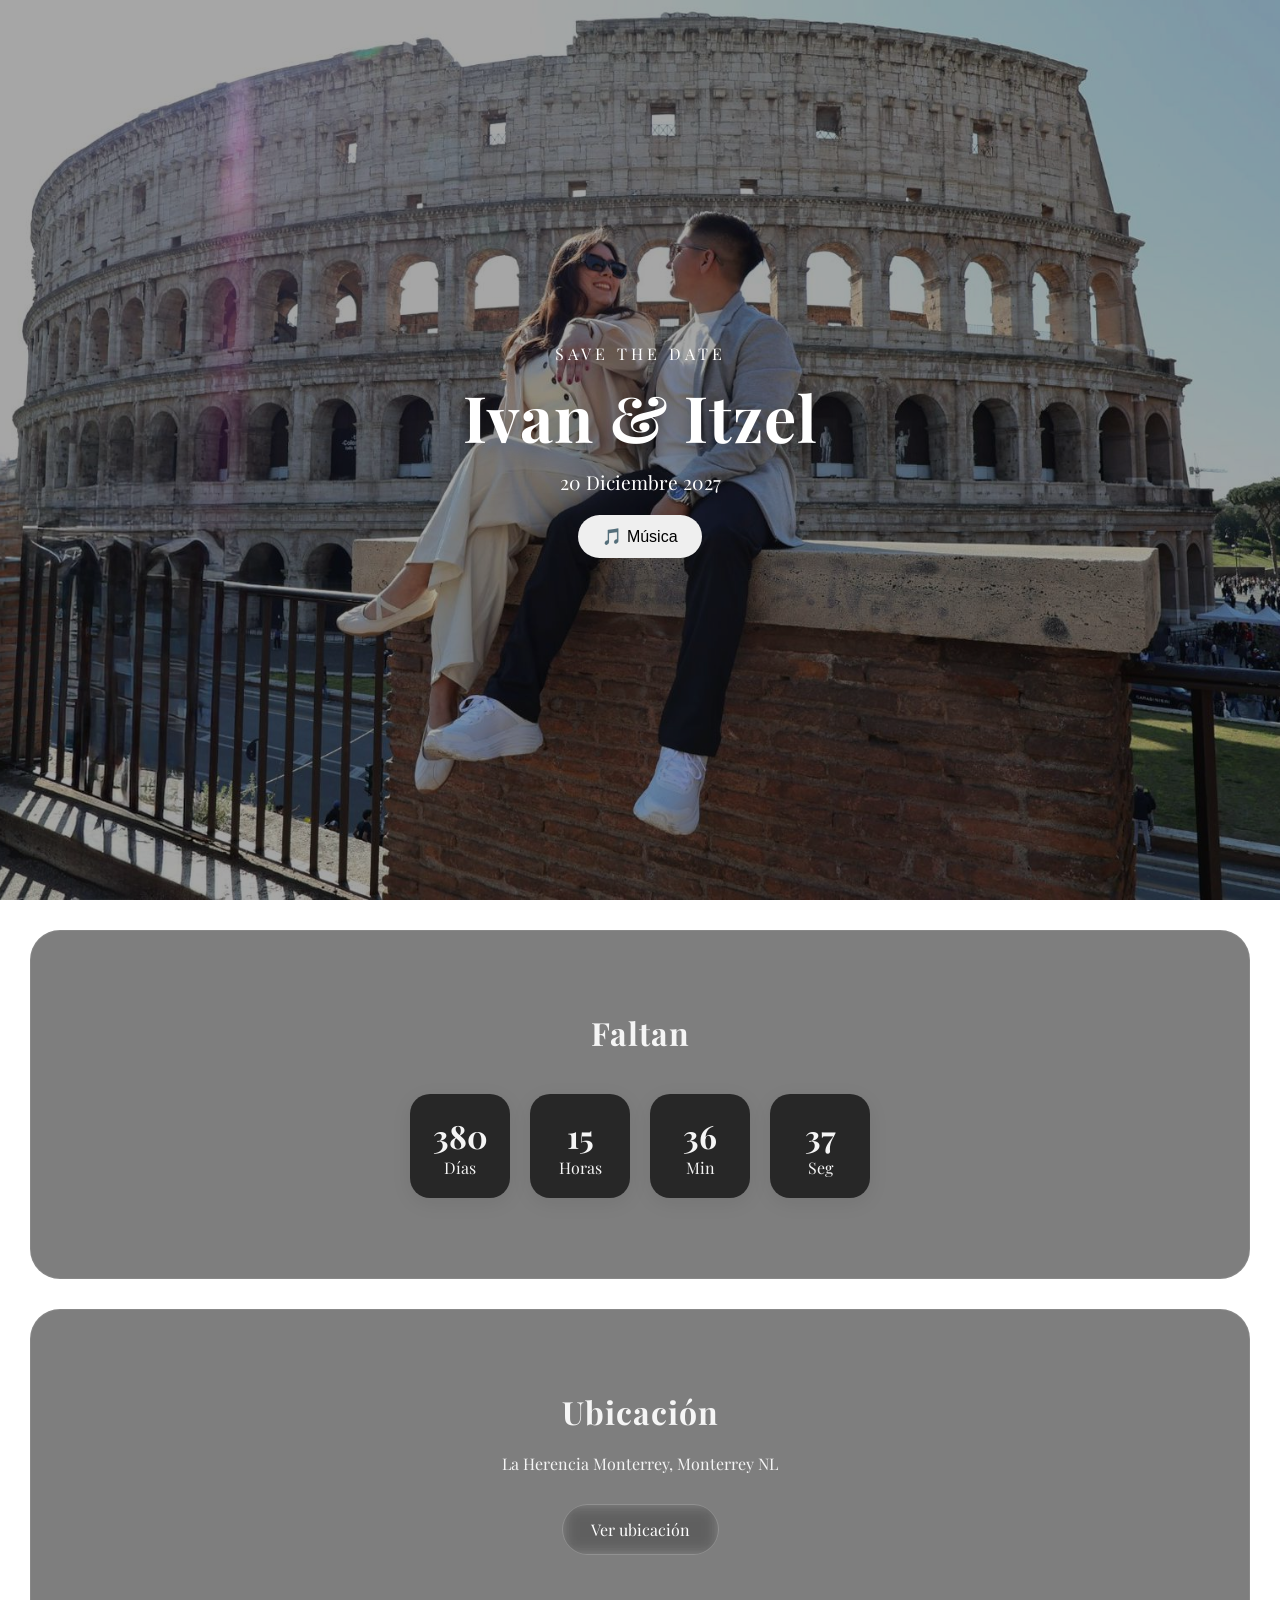
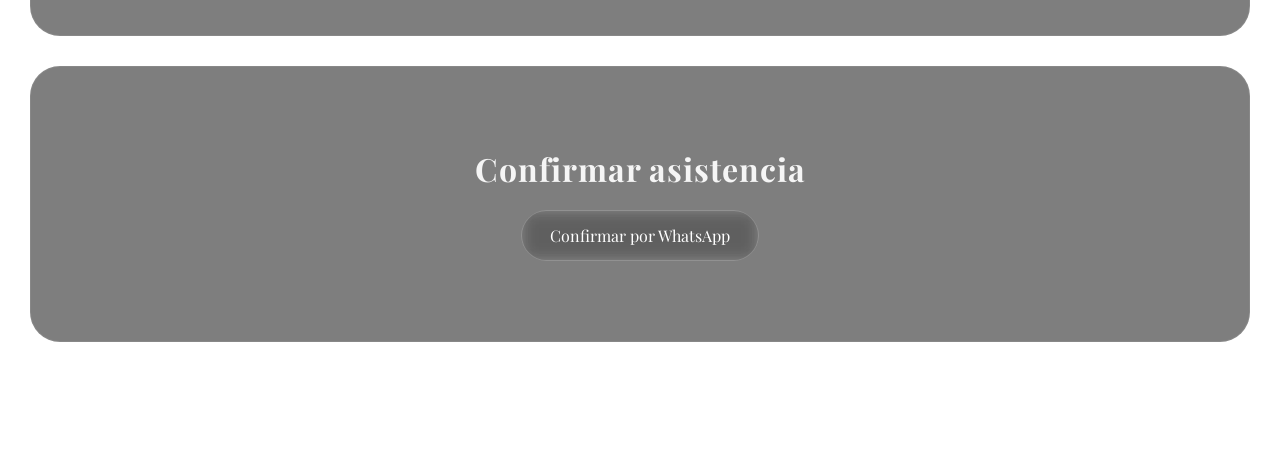
<file: invitacion-Basic/index.html>
<!DOCTYPE html>
<html lang="es">
  <head>
    <meta charset="UTF-8" />
    <meta name="viewport" content="width=device-width, initial-scale=1.0" />

    <!-- Titulo -->
    <title id="pageTitle"></title>

    <!-- Tipografia -->
   <link
  href="https://fonts.googleapis.com/css2?family=Poppins:wght@300;400;500;700&family=Playfair+Display:wght@400;700&family=Cormorant+Garamond:wght@300;400;600&family=Montserrat:wght@300;400;600;700&display=swap"
  rel="stylesheet"
/>
    <!-- CSS -->
    <link rel="stylesheet" href="style.css" />

    <!-- AOS Animations -->
<link
  rel="stylesheet"
  href="https://unpkg.com/aos@2.3.1/dist/aos.css"
/>  
</head>

  <body>
    <!-- HERO -->
    <section class="hero">
      <div class="overlay"></div>

      <div
  class="hero-content"
  data-aos="fade-up"
>
        <p class="save-the-date">SAVE THE DATE</p>

        <h1 id="coupleNames"></h1>

        <p class="date" id="dateText"></p>

        <button id="musicButton">🎵 Música</button>
      </div>
    </section>

    <!-- CUENTA REGRESIVA -->
    <section
  class="countdown-section"
  data-aos="fade-up"
>
      <h2>Faltan</h2>

      <div class="countdown">
        <div>
          <span id="days">0</span>
          <p>Días</p>
        </div>

        <div>
          <span id="hours">0</span>
          <p>Horas</p>
        </div>

        <div>
          <span id="minutes">0</span>
          <p>Min</p>
        </div>

        <div>
          <span id="seconds">0</span>
          <p>Seg</p>
        </div>
      </div>
    </section>

    <!-- UBICACION -->
    <section
  class="location"
  data-aos="fade-right"
>
      <h2>Ubicación</h2>

      <p id="locationName"></p>

      <a
        id="mapsLink"
        target="_blank"
        class="map-button"
      >
        Ver ubicación
    </a>
    </section>

    <!-- RSVP -->
    <section
  class="rsvp"
  data-aos="zoom-in"
>
      <h2>Confirmar asistencia</h2>

      <a
        id="whatsappLink"
        target="_blank"
        class="rsvp-button"
      >
        Confirmar por WhatsApp
      </a>
    </section>
    
<!-- FOOTER -->

<footer class="footer">
  <a
    id="instagramLink"
    target="_blank"
    class="footer-instagram"
  >
    <svg
      xmlns="http://www.w3.org/2000/svg"
      width="18"
      height="18"
      fill="currentColor"
      viewBox="0 0 16 16"
    >
      <path
        d="M8 0C5.829 0 5.556.01 4.703.048
        3.85.088 3.269.222 2.76.42
        a3.9 3.9 0 0 0-1.417.923
        A3.9 3.9 0 0 0 .42 2.76
        c-.198.509-.332 1.09-.372
        1.943C.01 5.556 0 5.829 0 8
        c0 2.171.01 2.444.048 3.297
        .04.852.174 1.434.372
        1.943.205.526.478.972.923
        1.417.445.445.891.718
        1.417.923.509.198 1.09.332
        1.943.372C5.556 15.99 5.829 16
        8 16c2.171 0 2.444-.01
        3.297-.048.852-.04 1.434-.174
        1.943-.372a3.9 3.9 0 0 0
        1.417-.923 3.9 3.9 0 0 0
        .923-1.417c.198-.509.332-1.09
        .372-1.943C15.99 10.444 16
        10.171 16 8c0-2.171-.01-2.444
        -.048-3.297-.04-.852-.174-1.434
        -.372-1.943a3.9 3.9 0 0 0
        -.923-1.417A3.9 3.9 0 0 0
        13.24.42c-.509-.198-1.09-.332
        -1.943-.372C10.444.01 10.171 0
        8 0zm0 1.441c2.136 0 2.389.008
        3.232.046.78.036 1.203.166
        1.485.276.373.145.64.319.92.6
        .281.28.455.547.6.92.11.282
        .24.705.276 1.485.038.843.046
        1.096.046 3.232s-.008 2.389-.046
        3.232c-.036.78-.166 1.203-.276
        1.485a2.5 2.5 0 0 1-.6.92
        2.5 2.5 0 0 1-.92.6c-.282.11
        -.705.24-1.485.276-.843.038
        -1.096.046-3.232.046s-2.389-.008
        -3.232-.046c-.78-.036-1.203-.166
        -1.485-.276a2.5 2.5 0 0 1-.92-.6
        2.5 2.5 0 0 1-.6-.92c-.11-.282
        -.24-.705-.276-1.485C1.449 10.389
        1.441 10.136 1.441 8s.008-2.389
        .046-3.232c.036-.78.166-1.203
        .276-1.485a2.5 2.5 0 0 1 .6-.92
        2.5 2.5 0 0 1 .92-.6c.282-.11
        .705-.24 1.485-.276.843-.038
        1.096-.046 3.232-.046zm0 2.454
        a4.105 4.105 0 1 0 0 8.21
        4.105 4.105 0 0 0 0-8.21zm0
        6.769a2.664 2.664 0 1 1 0-5.328
        2.664 2.664 0 0 1 0 5.328zm4.27-7.845
        a.96.96 0 1 1-1.92 0 .96.96
        0 0 1 1.92 0z"
      />
    </svg>

    <span id="instagramText"></span>
  </a>
</footer>

    <!-- MUSICA -->
    <audio id="backgroundMusic" loop>
      <source src="assets/music/song.mp3" type="audio/mpeg" />
    </audio>

    <!-- JS -->
    <script src="data.js"></script>
    <script src="script.js"></script>
  
<!-- AOS JS -->
<script src="https://unpkg.com/aos@2.3.1/dist/aos.js"></script>

<script>
  AOS.init({
    duration: 1200,
    once: true,
  });
</script>
</body>
</html>
</file>
<file: invitacion-Basic/style.css>
/* LIGHT THEME */

:root {
  --card-bg: rgba(255, 255, 255, 0.6);

  --text-color: #333;

  --button-bg: rgba(255,255,255,0.85);

  --button-text: #111;

  --card-border: rgba(255, 255, 255, 0.2);

  --countdown-bg: rgba(255,255,255,0.9);

  --countdown-text: #111;
}

/* DARK THEME */

body.dark-theme {
  --card-bg: rgba(20, 20, 20, 0.55);

  --text-color: #f5f5f5;

  --button-bg: rgba(255,255,255,0.15);

  --button-text: #fff;

  --card-border: rgba(255,255,255,0.08);

  --countdown-bg: rgba(30,30,30,0.9);

   --countdown-text: #f5f5f5;
}

html {
    scroll-behavior: smooth;
  }

* {
    margin: 0;
    padding: 0;
    box-sizing: border-box;
  }
  
  body {
    font-family: "Poppins", sans-serif;
    color: var(--text-color);
  
    background-size: cover;
    background-position: center;
    background-attachment: fixed;
  }
  
  /* HERO */
  
  .hero {
    height: 100vh;
    background-size: cover;
    background-position: center;
    background-attachment: fixed;
    position: relative;
  
    display: flex;
    justify-content: center;
    align-items: center;
  }
  
  .overlay {
    position: absolute;
    inset: 0;
    background: rgba(0, 0, 0, 0.35);
  }
  
  .hero-content {
    position: relative;
    z-index: 2;
    text-align: center;
    color: white;
    padding: 20px;
  }
  
  .save-the-date {
    letter-spacing: 4px;
    margin-bottom: 10px;
  }
  
  .hero h1 {
    font-size: 4rem;
    margin-bottom: 10px;
    text-shadow: 0 5px 20px rgba(0,0,0,0.3);
  }
  
  .date {
    font-size: 1.2rem;
    margin-bottom: 20px;
  }
  
  #musicButton {
    border: none;
    padding: 12px 24px;
    border-radius: 30px;
    cursor: pointer;
    font-size: 1rem;
  }
  
  /* COUNTDOWN */
  
  .countdown-section {
    padding: 80px 20px;
    text-align: center;
  }
  
  .countdown-section h2 {
    margin-bottom: 40px;
    font-size: 2rem;
  }
  
  .countdown {
    display: flex;
    justify-content: center;
    gap: 20px;
    flex-wrap: wrap;
  }
  
  .countdown div {
    background: var(--countdown-bg);

    color: var(--countdown-text);
    padding: 20px;
    border-radius: 20px;
    min-width: 100px;
  
    box-shadow: 0 5px 20px rgba(0, 0, 0, 0.08);
  }
  
  .countdown span {
    font-size: 2rem;
    font-weight: bold;
  }
  
  /* LOCATION */
  
  .location,
  .rsvp,
  .countdown-section {
    padding: 80px 20px;
    text-align: center;
    border: 1px solid var(--card-border);

    background: var(--card-bg);

    margin: 30px;
    border-radius: 30px;

    backdrop-filter: blur(8px);
    -webkit-backdrop-filter: blur(8px);
}
  
  .location h2,
  .rsvp h2 {
    margin-bottom: 20px;
    font-size: 2rem;
  }
  
  .location p {
    margin-bottom: 30px;
  }
  
  .map-button,
  .rsvp-button {
    display: inline-block;
    text-decoration: none;
   background: var(--button-bg);
   color: var(--button-text);
    padding: 14px 28px;
    border-radius: 40px;
  
    transition: 0.3s;

    backdrop-filter: blur(8px);
    -webkit-backdrop-filter: blur(8px);

    border: 1px solid rgba(255,255,255,0.2);
  }
  
  .map-button:hover,
  .rsvp-button:hover {
    transform: scale(1.05);
  }
  
  /* RESPONSIVE */
  
  @media (max-width: 768px) {
    .hero h1 {
      font-size: 2.8rem;
    }
  
    .countdown {
      gap: 10px;
    }
  
    .countdown div {
      min-width: 80px;
      padding: 15px;
    }
  }

/* ANIMACION HERO */

.hero-content {
    animation: fadeIn 2s ease;
  }
  
  @keyframes fadeIn {
    from {
      opacity: 0;
      transform: translateY(40px);
    }
  
    to {
      opacity: 1;
      transform: translateY(0);
    }
  }
  
  /* BOTONES */
  
  #musicButton,
  .map-button,
  .rsvp-button {
    transition: all 0.3s ease;
  }
  
  #musicButton:hover,
  .map-button:hover,
  .rsvp-button:hover {
    transform: translateY(-3px);
    box-shadow: 0 10px 25px rgba(0, 0, 0, 0.15);
  }
  
  /* CARDS COUNTDOWN */
  
  .countdown div {
    transition: 0.3s;
  }
  
  .countdown div:hover {
    transform: translateY(-5px);
  }
  
  /* TITULOS */
  
  h1,
  h2 {
    letter-spacing: 1px;
  }

/* FOOTER */

.footer {
  padding: 25px 20px 40px;

  display: flex;
  justify-content: center;
  align-items: center;
}

.footer-instagram {
  display: flex;
  align-items: center;
  gap: 10px;

  text-decoration: none;

  color: rgba(255,255,255,0.75);

  font-size: 0.9rem;
  font-weight: 300;

  transition: 0.3s;
}

.footer-instagram:hover {
  color: white;

  transform: translateY(-2px);
}
</file>
